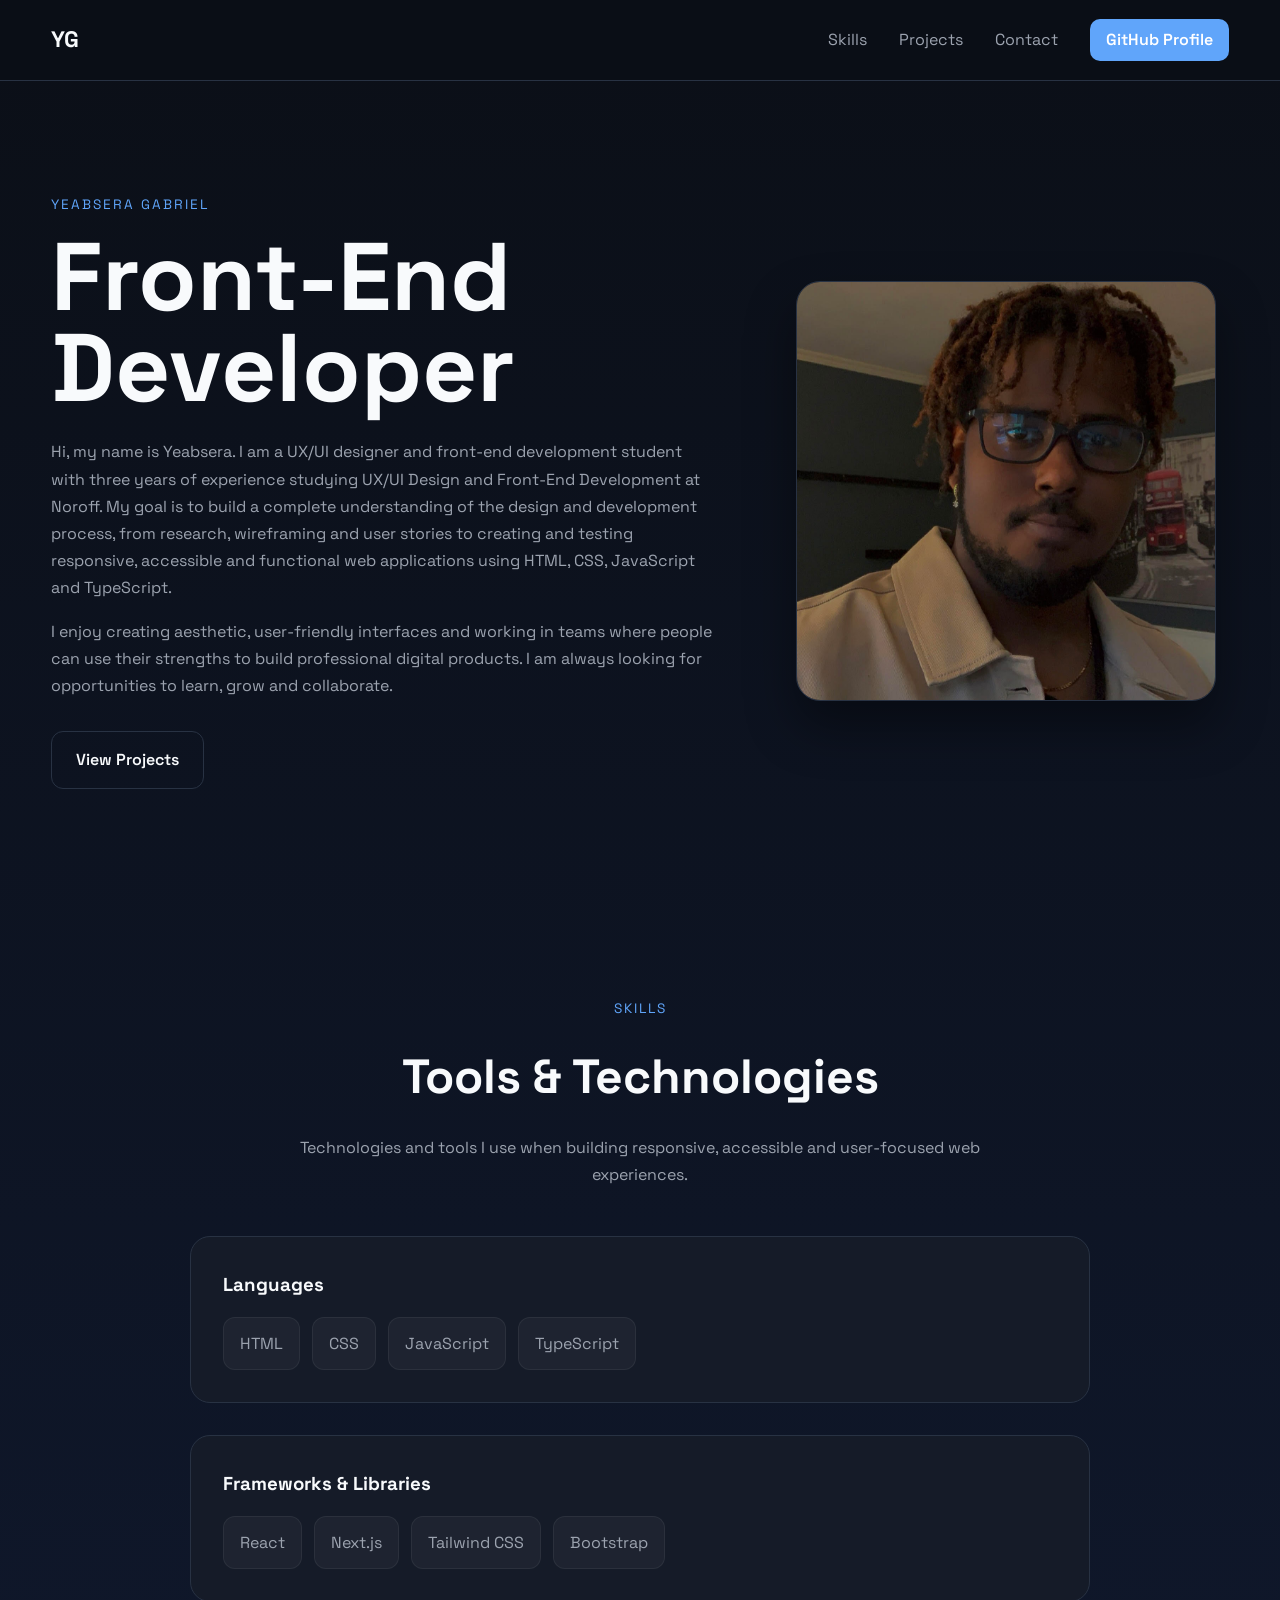
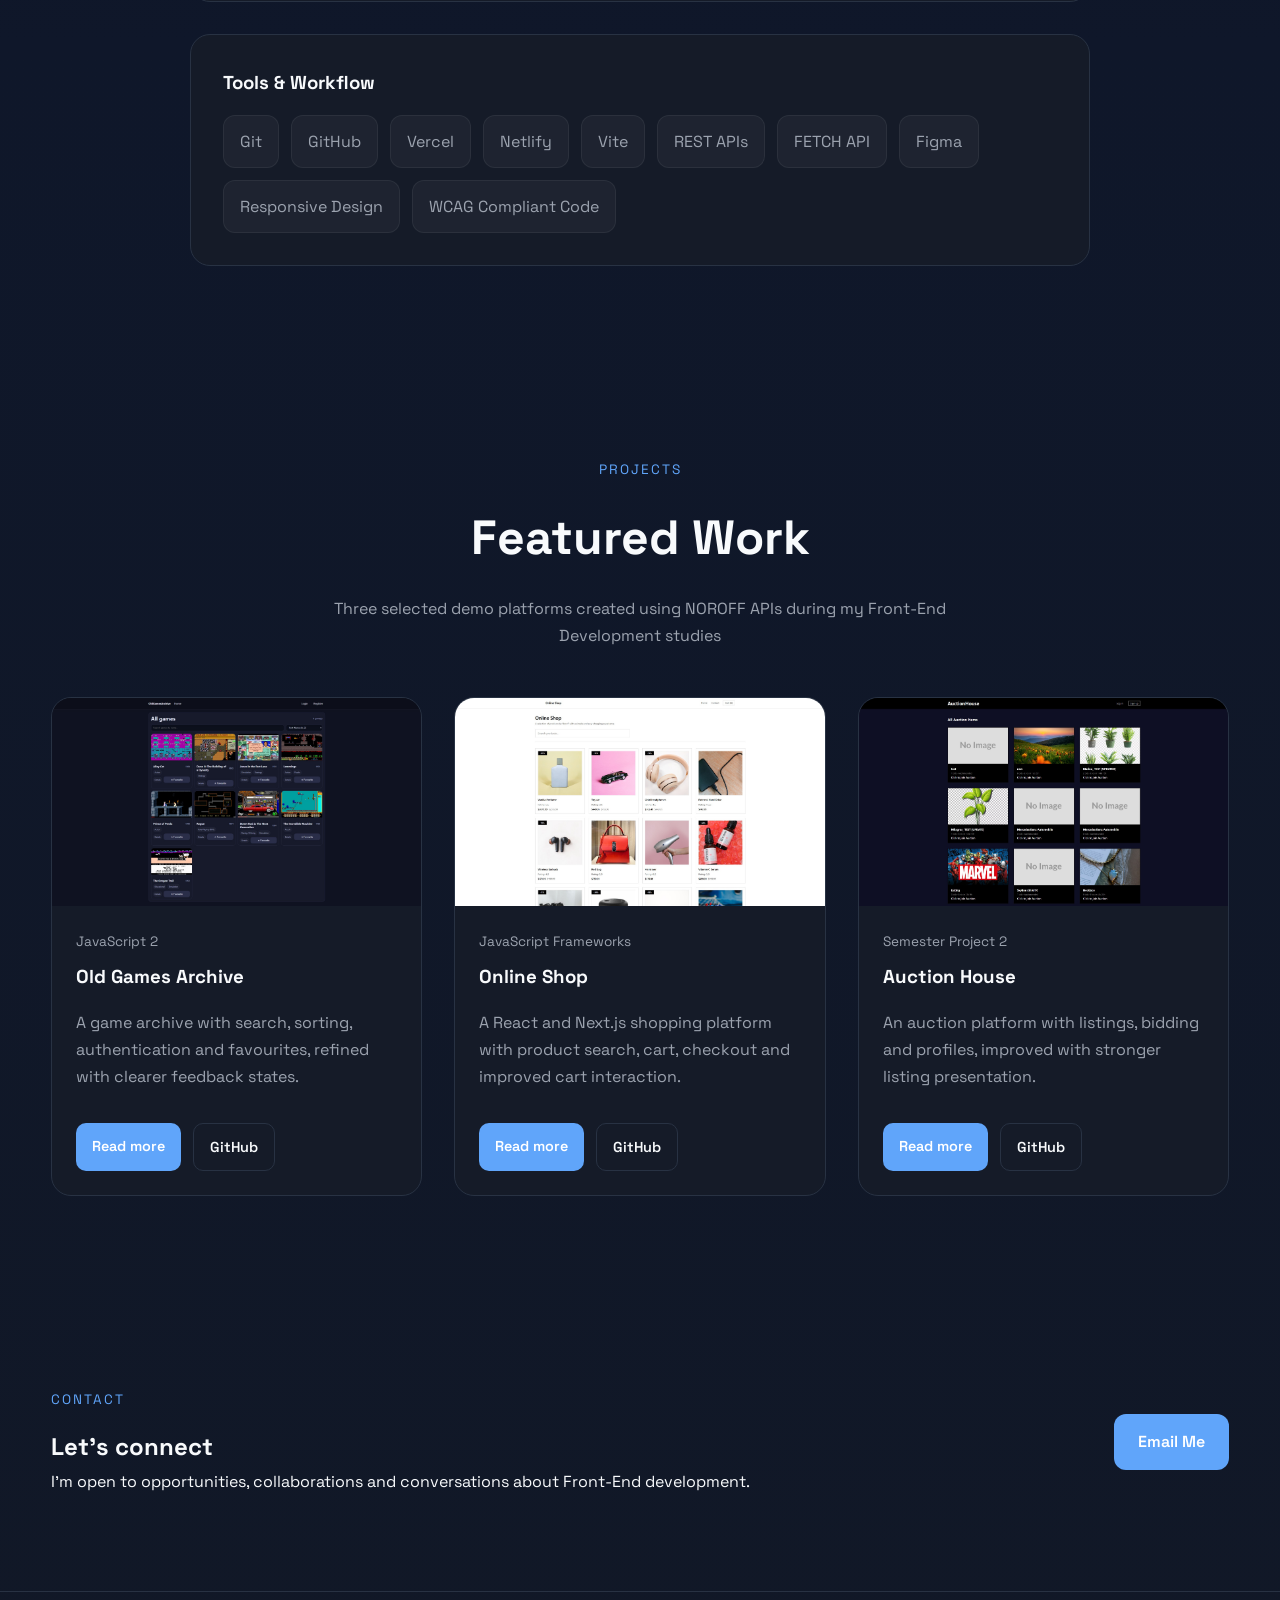
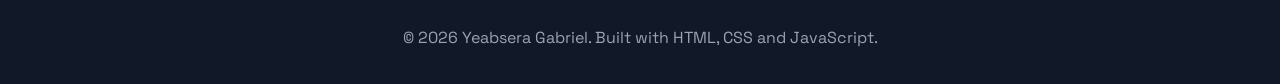
<file: index.html>
<!doctype html>
<html lang="en">
<head>
  <meta charset="UTF-8" />
  <meta name="viewport" content="width=device-width, initial-scale=1.0" />
  <meta name="description" content="Portfolio of Yeabsera Gabriel, Front-End Developer." />
  <title>Yeabsera Gabriel | Front-End Developer</title>

  <link rel="preconnect" href="https://fonts.googleapis.com" />
  <link rel="preconnect" href="https://fonts.gstatic.com" crossorigin />
  <link href="https://fonts.googleapis.com/css2?family=Space+Grotesk:wght@400;500;600;700&display=swap" rel="stylesheet" />

  <link rel="stylesheet" href="./css/styles.css" />
</head>

<body>
  <header class="site-header">
    <nav class="nav container">
      <a href="./index.html" class="logo" aria-label="Go to homepage">YG</a>

      <div class="nav-links" aria-label="Main navigation">
       <a href="#skills">Skills</a>
       <a href="#projects">Projects</a>
       <a href="#contact">Contact</a>

       <a
          href="https://github.com/YeabseraG"
          target="_blank"
          rel="noopener"
          class="github-nav-btn"
        >
          GitHub Profile
       </a>
      </div>
    </nav>
  </header>

  <main>
    <section class="hero container">
      <div class="hero-content">
        <p class="eyebrow">Yeabsera Gabriel</p>
        <h1>Front-End Developer</h1>

        <p class="hero-text">
          Hi, my name is Yeabsera. I am a UX/UI designer and front-end development student with three years of experience studying UX/UI Design and Front-End Development at Noroff. My goal is to build a complete understanding of the design and development process, from research, wireframing and user stories to creating and testing responsive, accessible and functional web applications using HTML, CSS, JavaScript and TypeScript.
        </p>

        <p class="hero-text">
          I enjoy creating aesthetic, user-friendly interfaces and working in teams where people can use their strengths to build professional digital products. I am always looking for opportunities to learn, grow and collaborate.
        </p>

        <div class="hero-actions">
          <a href="#projects" class="btn secondary">View Projects</a>
        </div>
      </div>

      <div class="hero-image-wrap">
        <img src="./assets/profile.jpg" alt="Portrait of Yeabsera Gabriel" class="hero-image" />
      </div>
    </section>

    <section id="skills" class="section container narrow-section">
      <div class="section-heading centered">
        <p class="eyebrow">Skills</p>
        <h2>Tools & Technologies</h2>
        <p>
          Technologies and tools I use when building responsive, accessible and user-focused web experiences.
        </p>
      </div>

      <div class="skills-categories">
        <div class="skill-category">
          <h3>Languages</h3>
          <div class="skill-list">
            <span>HTML</span>
            <span>CSS</span>
            <span>JavaScript</span>
            <span>TypeScript</span>
          </div>
        </div>

        <div class="skill-category">
          <h3>Frameworks & Libraries</h3>
          <div class="skill-list">
            <span>React</span>
            <span>Next.js</span>
            <span>Tailwind CSS</span>
            <span>Bootstrap</span>
          </div>
        </div>

        <div class="skill-category">
          <h3>Tools & Workflow</h3>
          <div class="skill-list">
            <span>Git</span>
            <span>GitHub</span>
            <span>Vercel</span>
            <span>Netlify</span>
            <span>Vite</span>
            <span>REST APIs</span>
            <span>FETCH API</span>
            <span>Figma</span>
            <span>Responsive Design</span>
            <span>WCAG Compliant Code</span>
          </div>
        </div>
      </div>
    </section>

    <section id="projects" class="section container">
      <div class="section-heading centered">
        <p class="eyebrow">Projects</p>
        <h2>Featured Work</h2>
        <p>
          Three selected demo platforms created using NOROFF APIs during my Front-End Development studies
        </p>
      </div>

      <div class="projects-grid">
        <article class="project-card">
          <img src="./assets/javascript-2.jpg" alt="Screenshot of OldGamesArchive" />
          <div class="project-card-content">
            <div>
              <p class="project-label">JavaScript 2</p>
              <h3>Old Games Archive</h3>
              <p>
                A game archive with search, sorting, authentication and favourites, refined with clearer feedback states.
              </p>
            </div>

            <div class="card-actions">
              <a href="./projects/javascript-2.html" class="small-btn primary-small">Read more</a>
              <a href="https://github.com/NoroffFEU/javascript-2-resit-1-YeabseraG" target="_blank" rel="noopener" class="small-btn secondary-small">GitHub</a>
            </div>
          </div>
        </article>

        <article class="project-card">
          <img src="./assets/javascript-frameworks.jpg" alt="Screenshot of Online Shop" />
          <div class="project-card-content">
            <div>
              <p class="project-label">JavaScript Frameworks</p>
              <h3>Online Shop</h3>
              <p>
                A React and Next.js shopping platform with product search, cart, checkout and improved cart interaction.
              </p>
            </div>

            <div class="card-actions">
              <a href="./projects/javascript-frameworks.html" class="small-btn primary-small">Read more</a>
              <a href="https://github.com/NoroffFEU/jsfw-2025-v1-yeabserag-js-frameworks/tree/main/online-shop" target="_blank" rel="noopener" class="small-btn secondary-small">GitHub</a>
            </div>
          </div>
        </article>

        <article class="project-card">
          <img src="./assets/semester-project-2.jpg" alt="Screenshot of AuctionHouse" />
          <div class="project-card-content">
            <div>
              <p class="project-label">Semester Project 2</p>
              <h3>Auction House</h3>
              <p>
                An auction platform with listings, bidding and profiles, improved with stronger listing presentation.
              </p>
            </div>

            <div class="card-actions">
              <a href="./projects/semester-project-2.html" class="small-btn primary-small">Read more</a>
              <a href="https://github.com/YeabseraG/FED2_SP2_Yeabsera_G" target="_blank" rel="noopener" class="small-btn secondary-small">GitHub</a>
            </div>
          </div>
        </article>
      </div>
    </section>

    <section id="contact" class="section container contact-section">
      <div>
        <p class="eyebrow">Contact</p>
        <h2>Let’s connect</h2>
        <p>
          I’m open to opportunities, collaborations and conversations about Front-End development.
        </p>
      </div>

      <a href="mailto:yeabsera.gabriel@gmail.com" class="btn primary">Email Me</a>
    </section>
  </main>

  <footer class="footer">
    <p>© 2026 Yeabsera Gabriel. Built with HTML, CSS and JavaScript.</p>
  </footer>

</body>
</html>
</file>
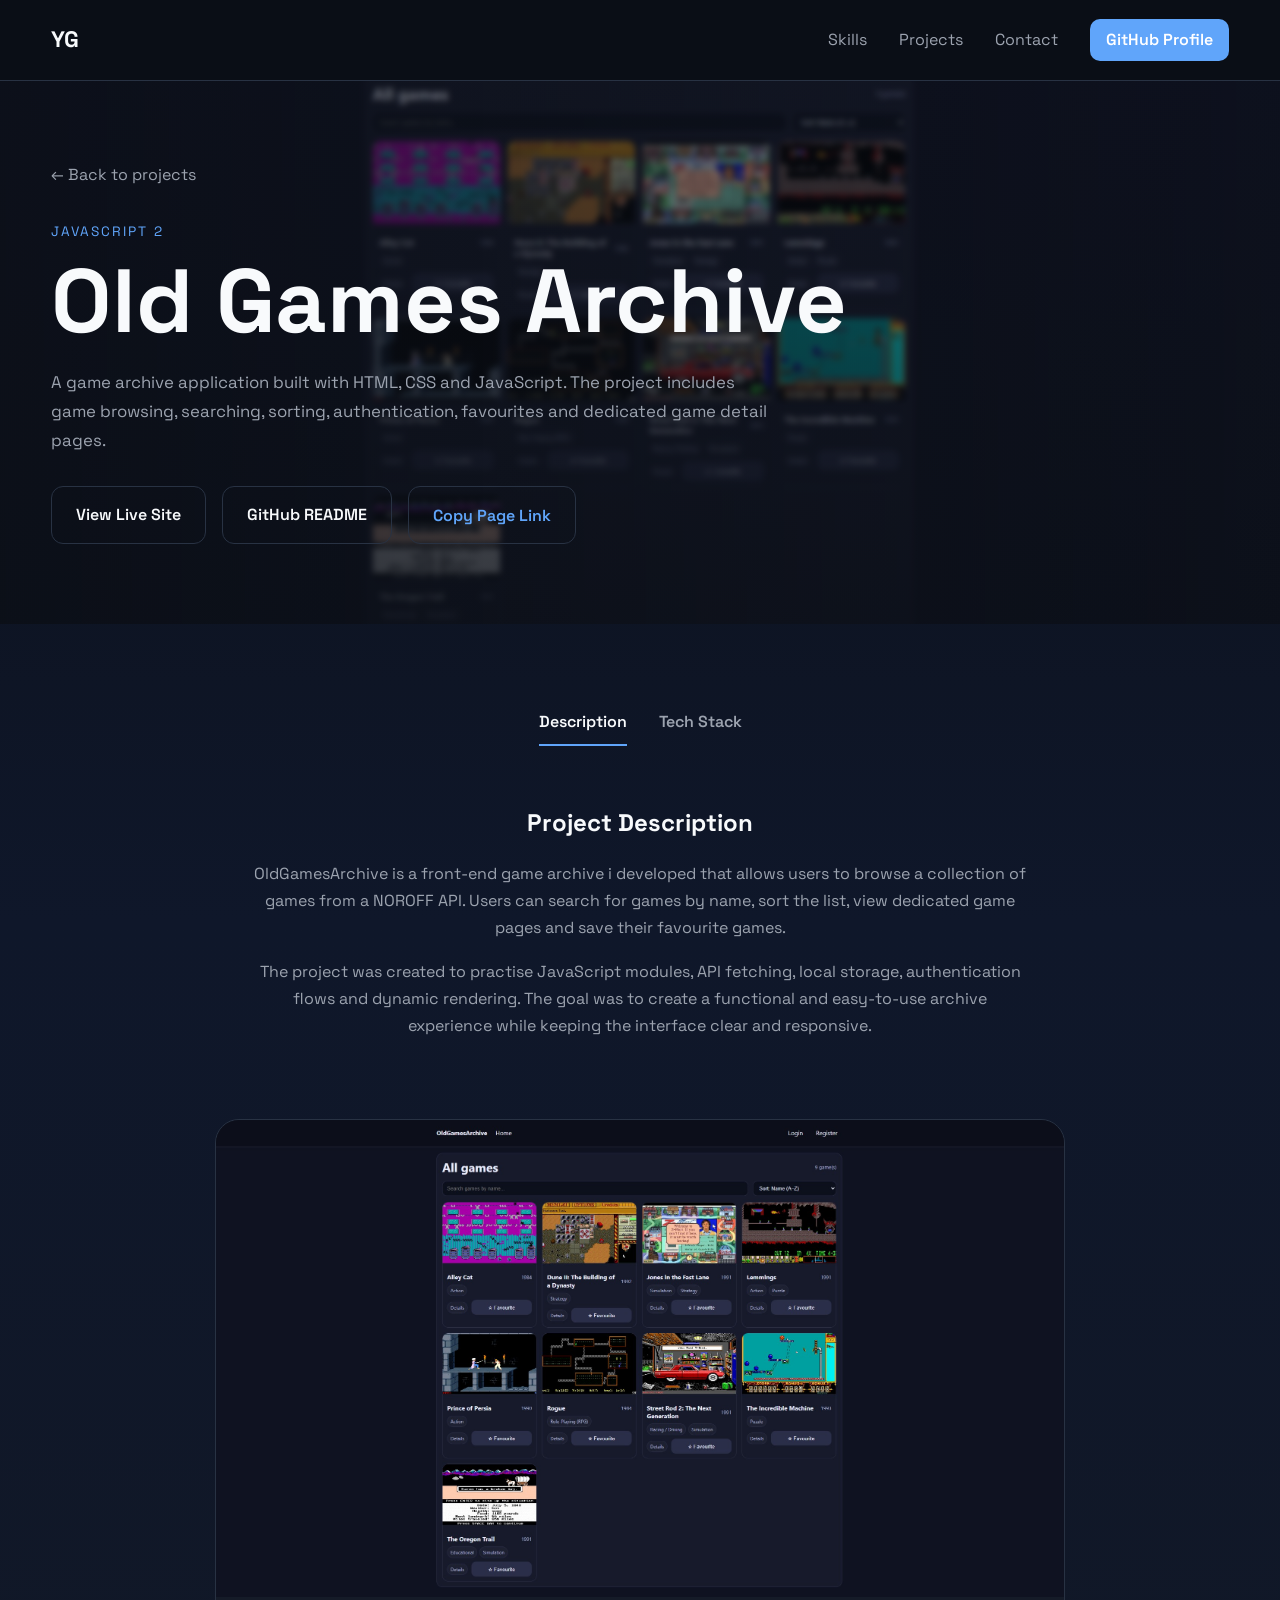
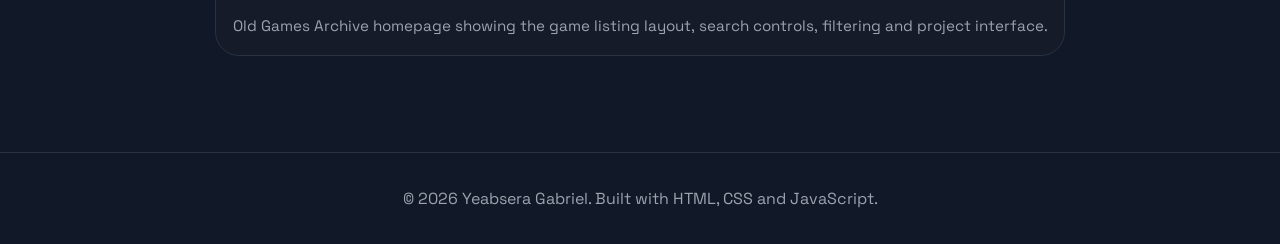
<file: projects/javascript-2.html>
<!doctype html>
<html lang="en">
<head>
  <meta charset="UTF-8" />
  <meta name="viewport" content="width=device-width, initial-scale=1.0" />
  <meta name="description" content="JavaScript 2 project article for OldGamesArchive." />
  <title>OldGamesArchive | Yeabsera Gabriel</title>

  <link rel="preconnect" href="https://fonts.googleapis.com" />
  <link rel="preconnect" href="https://fonts.gstatic.com" crossorigin />
  <link href="https://fonts.googleapis.com/css2?family=Space+Grotesk:wght@400;500;600;700&display=swap" rel="stylesheet" />

  <link rel="stylesheet" href="../css/styles.css" />
  <link rel="stylesheet" href="../css/projects.css" />
</head>

<body>
  <header class="site-header">
    <nav class="nav container">
      <a href="../index.html" class="logo">YG</a>

      <div class="nav-links">
        <a href="../index.html#skills">Skills</a>
        <a href="../index.html#projects">Projects</a>
        <a href="../index.html#contact">Contact</a>
        <a href="https://github.com/YeabseraG" target="_blank" rel="noopener" class="github-nav-btn">
          GitHub Profile
        </a>
      </div>
    </nav>
  </header>

  <main>
    <section
      class="project-hero project-hero-bg"
      style="--project-bg: url('../assets/javascript-2.jpg');"
    >
      <div class="project-overlay"></div>

      <div class="container project-hero-content">
        <a href="../index.html#projects" class="back-link">← Back to projects</a>

        <p class="eyebrow">JavaScript 2</p>
        <h1>Old Games Archive</h1>

        <p class="project-intro">
          A game archive application built with HTML, CSS and JavaScript. The project includes game browsing,
          searching, sorting, authentication, favourites and dedicated game detail pages.
        </p>

        <div class="project-actions">
          <a href="https://norofffeu.github.io/javascript-2-resit-1-YeabseraG/" target="_blank" rel="noopener" class="btn secondary">
            View Live Site
          </a>
          <a href="https://github.com/NoroffFEU/javascript-2-resit-1-YeabseraG" target="_blank" rel="noopener" class="btn secondary">
            GitHub README
          </a>
          <button class="btn secondary copy-link" type="button">Copy Page Link</button>
        </div>
      </div>
    </section>

    <section class="project-details container">
      <div class="tabs" role="tablist" aria-label="Project information tabs">
        <button class="tab-button active" type="button" data-tab="description">Description</button>
        <button class="tab-button" type="button" data-tab="stack">Tech Stack</button>
      </div>

      <article class="tab-panel active" id="description">
        <h2>Project Description</h2>
        <p>
          OldGamesArchive is a front-end game archive i developed that allows users to browse a collection of games from a NOROFF API.
          Users can search for games by name, sort the list, view dedicated game pages and save their favourite games.
        </p>

        <p>
          The project was created to practise JavaScript modules, API fetching, local storage, authentication flows
          and dynamic rendering. The goal was to create a functional and easy-to-use archive experience while keeping
          the interface clear and responsive.
        </p>

        <figure class="article-image">
          <img src="../assets/javascript-2.jpg" alt="OldGamesArchive homepage screenshot" />
            <figcaption>
              Old Games Archive homepage showing the game listing layout, search controls, filtering and project interface.
            </figcaption>
        </figure>

      </article>

      <article class="tab-panel" id="stack">
        <h2>Technology Used</h2>
        <div class="tech-list">
          <span>HTML</span>
          <span>CSS</span>
          <span>JavaScript</span>
          <span>ES Modules</span>
          <span>REST API</span>
          <span>Local Storage</span>
          <span>GitHub Pages</span>
        </div>
      </article>
    </section>
  </main>

  <footer class="footer">
    <p>© 2026 Yeabsera Gabriel. Built with HTML, CSS and JavaScript.</p>
  </footer>

  <script src="../js/tabs.js"></script>
</body>
</html>
</file>
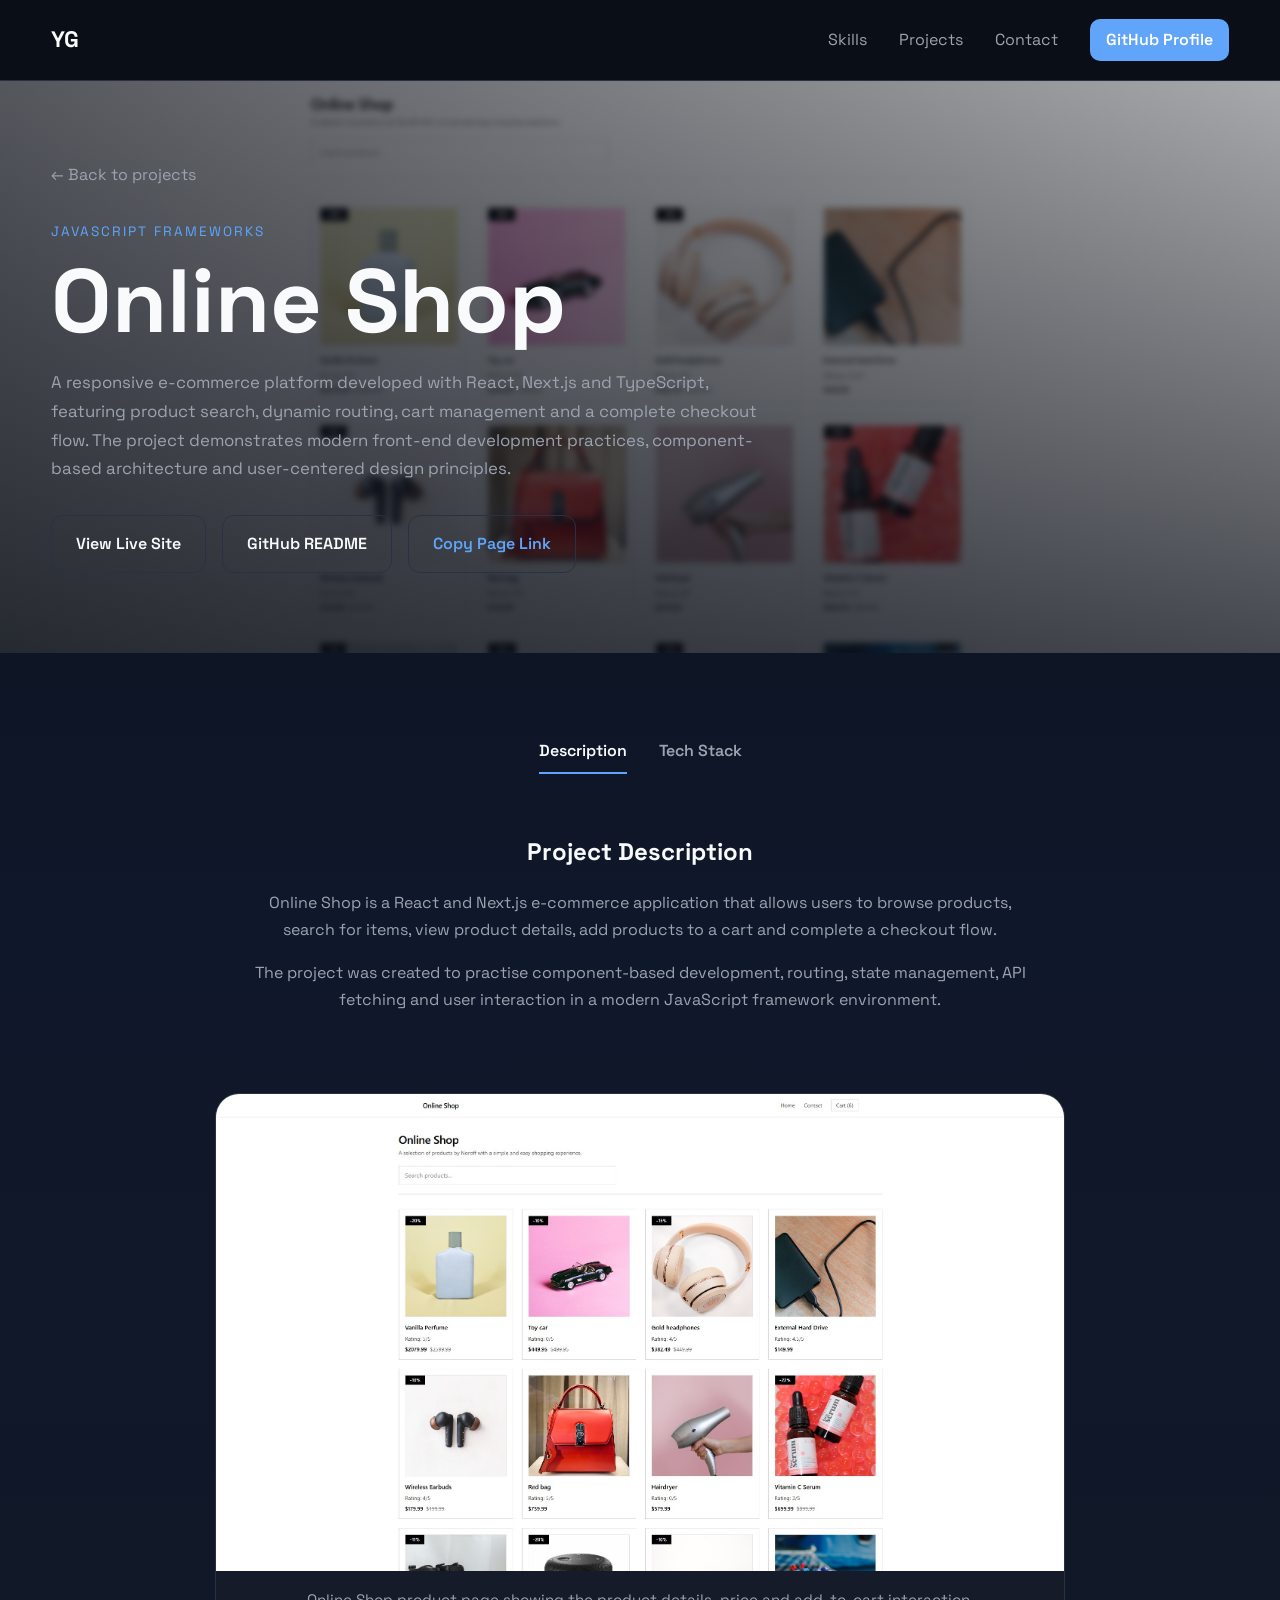
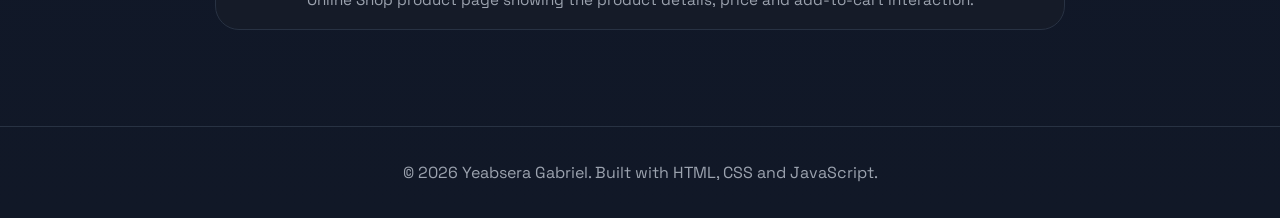
<file: projects/javascript-frameworks.html>
<!doctype html>
<html lang="en">
<head>
  <meta charset="UTF-8" />
  <meta name="viewport" content="width=device-width, initial-scale=1.0" />
  <meta name="description" content="JavaScript 2 project article for OldGamesArchive." />
  <title>Online Shop | Yeabsera Gabriel</title>

  <link rel="preconnect" href="https://fonts.googleapis.com" />
  <link rel="preconnect" href="https://fonts.gstatic.com" crossorigin />
  <link href="https://fonts.googleapis.com/css2?family=Space+Grotesk:wght@400;500;600;700&display=swap" rel="stylesheet" />

  <link rel="stylesheet" href="../css/styles.css" />
  <link rel="stylesheet" href="../css/projects.css" />
</head>

<body>
  <header class="site-header">
    <nav class="nav container">
      <a href="../index.html" class="logo">YG</a>

      <div class="nav-links">
        <a href="../index.html#skills">Skills</a>
        <a href="../index.html#projects">Projects</a>
        <a href="../index.html#contact">Contact</a>
        <a href="https://github.com/YeabseraG" target="_blank" rel="noopener" class="github-nav-btn">
          GitHub Profile
        </a>
      </div>
    </nav>
  </header>

  <main>
    <section
      class="project-hero project-hero-bg"
      style="--project-bg: url('../assets/javascript-frameworks.jpg');"
    >
      <div class="project-overlay"></div>

      <div class="container project-hero-content">
        <a href="../index.html#projects" class="back-link">← Back to projects</a>

        <p class="eyebrow">JavaScript Frameworks</p>
        <h1>Online Shop</h1>

        <p class="project-intro">
          A responsive e-commerce platform developed with React, Next.js and TypeScript, featuring product search, dynamic routing, cart management and a complete checkout flow. The project demonstrates modern front-end development practices, component-based architecture and user-centered design principles.
        </p>

        <div class="project-actions">
          <a href="https://jsfw-2025-v1-yeabserag-js-framework.vercel.app/" target="_blank" rel="noopener" class="btn secondary">
            View Live Site
          </a>
          <a href="https://github.com/NoroffFEU/jsfw-2025-v1-yeabserag-js-frameworks/tree/main/online-shop" target="_blank" rel="noopener" class="btn secondary">
            GitHub README
          </a>
          <button class="btn secondary copy-link" type="button">Copy Page Link</button>
        </div>
      </div>
    </section>

    <section class="project-details container">
      <div class="tabs" role="tablist" aria-label="Project information tabs">
        <button class="tab-button active" type="button" data-tab="description">Description</button>
        <button class="tab-button" type="button" data-tab="stack">Tech Stack</button>
      </div>

      <article class="tab-panel active" id="description">
        <h2>Project Description</h2>
        <p>
          Online Shop is a React and Next.js e-commerce application that allows users to browse products, search for items, view product details, add products to a cart and complete a checkout flow.
        </p>

        <p>
          The project was created to practise component-based development, routing, state management,
          API fetching and user interaction in a modern JavaScript framework environment.
        </p>

        <figure class="article-image">
          <img src="../assets/javascript-frameworks.jpg" alt="OldGamesArchive homepage screenshot" />
            <figcaption>
              Online Shop product page showing the product details, price and add-to-cart interaction.
            </figcaption>
        </figure>

      </article>

      <article class="tab-panel" id="stack">
        <h2>Technology Used</h2>
        <div class="tech-list">
          <span>React</span>
          <span>Next.js</span>
          <span>TypeScript</span>
          <span>Tailwind CSS</span>
          <span>REST API</span>
          <span>Context API</span>
          <span>Vercel</span>
        </div>
      </article>
    </section>
  </main>

  <footer class="footer">
    <p>© 2026 Yeabsera Gabriel. Built with HTML, CSS and JavaScript.</p>
  </footer>

  <script src="../js/tabs.js"></script>
</body>
</html>
</file>
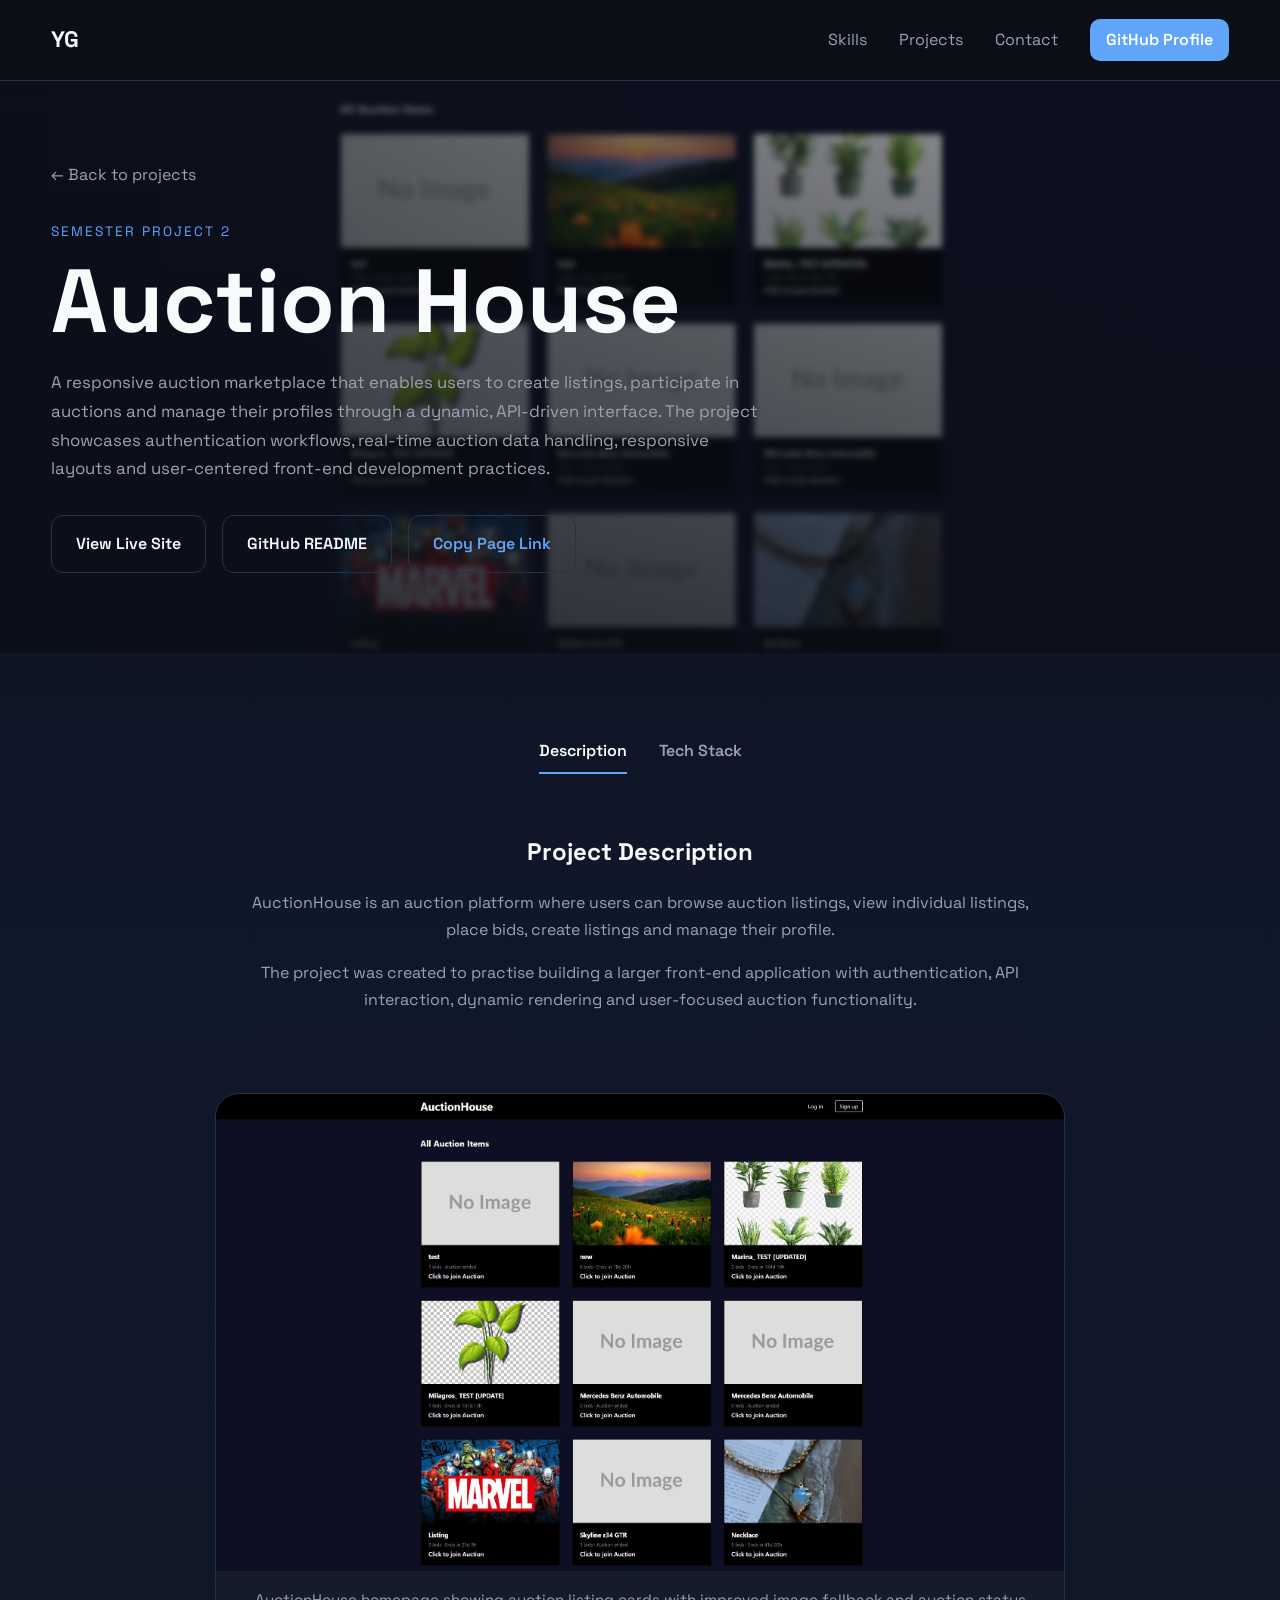
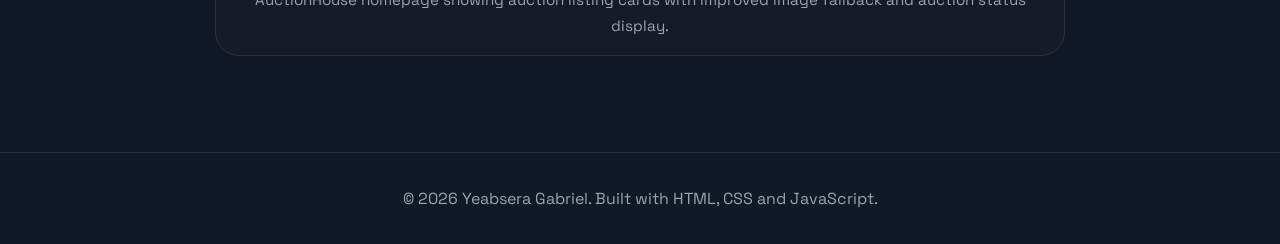
<file: projects/semester-project-2.html>
<!doctype html>
<html lang="en">
<head>
  <meta charset="UTF-8" />
  <meta name="viewport" content="width=device-width, initial-scale=1.0" />
  <meta name="description" content="JavaScript 2 project article for OldGamesArchive." />
  <title>Auction House | Yeabsera Gabriel</title>

  <link rel="preconnect" href="https://fonts.googleapis.com" />
  <link rel="preconnect" href="https://fonts.gstatic.com" crossorigin />
  <link href="https://fonts.googleapis.com/css2?family=Space+Grotesk:wght@400;500;600;700&display=swap" rel="stylesheet" />

  <link rel="stylesheet" href="../css/styles.css" />
  <link rel="stylesheet" href="../css/projects.css" />
</head>

<body>
  <header class="site-header">
    <nav class="nav container">
      <a href="../index.html" class="logo">YG</a>

      <div class="nav-links">
        <a href="../index.html#skills">Skills</a>
        <a href="../index.html#projects">Projects</a>
        <a href="../index.html#contact">Contact</a>
        <a href="https://github.com/YeabseraG" target="_blank" rel="noopener" class="github-nav-btn">
          GitHub Profile
        </a>
      </div>
    </nav>
  </header>

  <main>
    <section
      class="project-hero project-hero-bg"
      style="--project-bg: url('../assets/semester-project-2.jpg');"
    >
      <div class="project-overlay"></div>

      <div class="container project-hero-content">
        <a href="../index.html#projects" class="back-link">← Back to projects</a>

        <p class="eyebrow">Semester Project 2</p>
        <h1>Auction House</h1>

        <p class="project-intro">
          A responsive auction marketplace that enables users to create listings, participate in auctions and manage their profiles through a dynamic, API-driven interface. The project showcases authentication workflows, real-time auction data handling, responsive layouts and user-centered front-end development practices.
        </p>

        <div class="project-actions">
          <a href="https://yeabserag.github.io/FED2_SP2_Yeabsera_G/" target="_blank" rel="noopener" class="btn secondary">
            View Live Site
          </a>
          <a href="https://github.com/YeabseraG/FED2_SP2_Yeabsera_G" target="_blank" rel="noopener" class="btn secondary">
            GitHub README
          </a>
          <button class="btn secondary copy-link" type="button">Copy Page Link</button>
        </div>
      </div>
    </section>

    <section class="project-details container">
      <div class="tabs" role="tablist" aria-label="Project information tabs">
        <button class="tab-button active" type="button" data-tab="description">Description</button>
        <button class="tab-button" type="button" data-tab="stack">Tech Stack</button>
      </div>

      <article class="tab-panel active" id="description">
        <h2>Project Description</h2>
        <p>
          AuctionHouse is an auction platform where users can browse auction listings, view individual listings, place bids, create listings and manage their profile.
        </p>

        <p>
           The project was created to practise building a larger front-end application with authentication,
           API interaction, dynamic rendering and user-focused auction functionality.
        </p>

        <figure class="article-image">
          <img src="../assets/semester-project-2.jpg" alt="OldGamesArchive homepage screenshot" />
            <figcaption>
              AuctionHouse homepage showing auction listing cards with improved image fallback and auction status display.
            </figcaption>
        </figure>

      </article>

      <article class="tab-panel" id="stack">
        <h2>Technology Used</h2>
        <div class="tech-list">
          <span>HTML</span>
          <span>CSS</span>
          <span>JavaScript</span>
          <span>REST API</span>
          <span>Authentication</span>
          <span>Local Storage</span>
          <span>GitHub Pages</span>
        </div>
      </article>
    </section>
  </main>

  <footer class="footer">
    <p>© 2026 Yeabsera Gabriel. Built with HTML, CSS and JavaScript.</p>
  </footer>

  <script src="../js/tabs.js"></script>
</body>
</html>
</file>
<file: css/styles.css>
:root {
  --bg: #0b0f17;
  --bg-secondary: #111827;
  --card: #151b28;
  --border: #283243;
  --text: #f8fafc;
  --text-secondary: #9ca3af;
  --accent: #60a5fa;
  --accent-hover: #3b82f6;
  --container: 1200px;
}

* {
  margin: 0;
  padding: 0;
  box-sizing: border-box;
}

html {
  scroll-behavior: smooth;
}

body {
  background: linear-gradient(
    180deg,
    #0b0f17 0%,
    #0f172a 50%,
    #111827 100%
  );

  color: var(--text);
  font-family: "Space Grotesk", sans-serif;
  line-height: 1.7;
}

img {
  display: block;
  width: 100%;
}


a {
  text-decoration: none;
  color: inherit;
}

.container {
  width: min(92%, var(--container));
  margin: 0 auto;
}

.narrow-section {
  max-width: 900px;
}



/* NAVIgation Section */

.site-header {
  position: sticky;
  top: 0;
  z-index: 1000;
  backdrop-filter: blur(12px);
  background: rgba(11, 15, 23, 0.85);
  border-bottom: 1px solid var(--border);
}

.nav {
  min-height: 80px;

  display: flex;
  justify-content: space-between;
  align-items: center;
}

.logo {
  font-weight: 700;
  font-size: 1.4rem;
}

.nav-links {
  display: flex;
  align-items: center;
  gap: 2rem;
}

.nav-links a {
  color: var(--text-secondary);
  transition: 0.3s ease;
}

.nav-links a:hover {
  color: var(--text);
}

.github-nav-btn {
  background: var(--accent);
  color: white !important;
  padding: 0.8rem 1rem;
  border-radius: 10px;
  font-weight: 600;
  line-height: 1;
  display: inline-flex;
  align-items: center;
  justify-content: center;
}

.github-nav-btn:hover {
  background: var(--accent-hover);
  transform: translateY(-2px);
}



/* HERO / BANNER section (AI assisted solution for Profile Picture placement and spacing for a cleaner result) */

.hero {
  min-height: calc(100vh - 80px);

  display: grid;
  grid-template-columns: 1.2fr 0.8fr;
  gap: 4rem;

  align-items: center;

  padding: 4rem 0;
}


.eyebrow {
  color: var(--accent);
  text-transform: uppercase;
  letter-spacing: 2px;
  font-size: 0.85rem;
  margin-bottom: 1rem;
}

.hero h1 {
  font-size: clamp(3.5rem, 8vw, 6rem);
  line-height: 0.95;
  margin-bottom: 1.5rem;
}

.hero-text {
  max-width: 700px;
  color: var(--text-secondary);
  margin-bottom: 1rem;
}

.hero-actions {
  display: flex;
  gap: 1rem;
  margin-top: 2rem;
}

.hero-image-wrap {
  display: flex;
  justify-content: center;
}

.hero-image {
  width: min(100%, 420px);
  aspect-ratio: 1 / 1;
  object-fit: cover;
  border-radius: 24px;
  border: 1px solid var(--border);
  box-shadow: 0 25px 50px rgba(0, 0, 0, 0.4);
}




/* BUTTONS */

.btn {
  padding: 0.9rem 1.5rem;
  border-radius: 12px;
  font-weight: 600;
  transition: 0.3s ease;
  display: inline-flex;
  align-items: center;
  justify-content: center;
}

.primary {
  background: var(--accent);
  color: white;
}


.primary:hover {
  background: var(--accent-hover);
}

.secondary {
  border: 1px solid var(--border);
}

.secondary:hover {
  background: var(--card);
}




/* OTHER HOMEPAGE SECTIONS */

.section {
  padding: 6rem 0;
}

.section-heading {
  margin-bottom: 3rem;
}


.centered {
  text-align: center;
}

.section-heading h2 {
  font-size: clamp(2rem, 4vw, 3rem);
  margin-bottom: 1rem;
}


.section-heading p:last-child {
  color: var(--text-secondary);
  max-width: 700px;
  margin: 0 auto;
}




/* TOOLS & SKILLS */

.skills-categories {
  display: flex;
  flex-direction: column;
  gap: 2rem;
}

.skill-category {
  background: var(--card);
  border: 1px solid var(--border);
  border-radius: 20px;
  padding: 2rem;
}

.skill-category h3 {
  margin-bottom: 1rem;
  color: var(--text);
}


.skill-list {
  display: flex;
  flex-wrap: wrap;
  gap: 0.75rem;
}

.skill-list span {
  padding: 0.75rem 1rem;
  border-radius: 12px;
  background: rgba(255, 255, 255, 0.04);
  border: 1px solid rgba(255, 255, 255, 0.06);
  color: var(--text-secondary);
  transition: 0.3s ease;
}

.skill-list span:hover {
  color: var(--text);
  transform: translateY(-2px);
}




/* PROJECT CARDS */

.projects-grid {
  display: grid;
  grid-template-columns: repeat(3, 1fr);
  gap: 2rem;
}

.project-card {
  background: var(--card);

  border: 1px solid var(--border);

  border-radius: 20px;

  overflow: hidden;

  display: flex;
  flex-direction: column;

  transition: 0.3s ease;
}

.project-card:hover {
  transform: translateY(-8px);
}

.project-card img {
  aspect-ratio: 16 / 9;
  object-fit: cover;
}

.project-card-content {
  padding: 1.5rem;

  display: flex;
  flex-direction: column;
  justify-content: space-between;

  flex: 1;
}

.project-label {
  color: var(--accent);
  font-size: 0.85rem;
  margin-bottom: 0.5rem;
}


.project-card h3 {
  margin-bottom: 1rem;
}

.project-card p {
  color: var(--text-secondary);
}


.card-actions {
  display: flex;
  gap: 0.75rem;

  margin-top: 2rem;
}

.small-btn {
  padding: 0.7rem 1rem;

  border-radius: 10px;

  font-size: 0.9rem;
  font-weight: 600;

  transition: 0.3s ease;
}


.primary-small {
  background: var(--accent);
  color: white;
}

.primary-small:hover {
  background: var(--accent-hover);
}

.secondary-small {
  border: 1px solid var(--border);
}

.secondary-small:hover {
  background: rgba(255, 255, 255, 0.05);
}




/* CONTACT ME (maybe ill make it a form later) */

.contact-section {
  display: flex;
  justify-content: space-between;
  align-items: center;

  gap: 2rem;
}




/* FOOTER */

.footer {
  text-align: center;

  padding: 2rem;

  color: var(--text-secondary);

  border-top: 1px solid var(--border);
}




/* MOBILE RRESPONSIVENESS */

@media (max-width: 1000px) {
  .projects-grid {
    grid-template-columns: 1fr;
  }

  .hero {
    grid-template-columns: 1fr;
    text-align: center;
  }

  .hero-actions {
    justify-content: center;
  }

  .hero-image {
    max-width: 350px;
  }

  .contact-section {
    flex-direction: column;
    text-align: center;
  }
}

@media (max-width: 700px) {
  .nav {
    flex-direction: column;
    gap: 1rem;
    padding: 1rem 0;
  }

  .nav-links {
    flex-wrap: wrap;
    justify-content: center;
  }

  .hero h1 {
    font-size: 3rem;
  }
}
</file>
<file: css/projects.css>
.project-hero {
  position: relative;
  min-height: 52vh;
  display: flex;
  align-items: center;
  overflow: hidden;
}

 /* PROJECT DETAILS HERO SECTION (AI assisted solution for custom background image opacity and blur) */

.project-hero-bg::before {
  content: "";
  position: absolute;
  inset: 0;
  background-image: var(--project-bg);
  background-size: cover;
  background-position: center;
  filter: blur(3px);
  transform: scale(1.02);
  opacity: 0.9;
}

.project-overlay {
  position: absolute;
  inset: 0;
  background:
    linear-gradient(
      90deg,
      rgba(11, 15, 23, 0.65),
      rgba(11, 15, 23, 0.25)
    ),
    linear-gradient(
      180deg,
      rgba(11, 15, 23, 0.05),
      rgba(11, 15, 23, 0.65)
    );
}

.project-hero-content {
  position: relative;
  z-index: 1;
  padding: 5rem 0;
}

.back-link {
  display: inline-block;
  color: var(--text-secondary);
  margin-bottom: 2rem;
  transition: 0.3s ease;
}

.back-link:hover {
  color: var(--text);
}

.project-hero h1 {
  font-size: clamp(3rem, 7vw, 6rem);
  line-height: 0.95;
  margin-bottom: 1.5rem;
}

.project-intro {
  color: var(--text-secondary);
  max-width: 720px;
  font-size: 1.05rem;
}

.project-actions {
  display: flex;
  flex-wrap: wrap;
  gap: 1rem;
  margin-top: 2rem;
  justify-content: flex-start;
}

.project-details {
  padding: 5rem 0 6rem;
  text-align: center;
  max-width: 900px;
}

.copy-link {
  appearance: none;
  -webkit-appearance: none;

  background: transparent;
  color: #60a5fa;

  border: 1px solid var(--border);

  font-family: inherit;
  font-size: inherit;
  font-weight: 600;

  cursor: pointer;
}


/* TAB STYLING (AI assisted solution tab styling for spacing, hover state and active underline) */


.tabs {
  display: flex;
  justify-content: center;
  gap: 2rem;
  margin-bottom: 2.5rem;
}

.tab-button {
  background: transparent;
  color: var(--text-secondary);
  border: none;
  padding: 0.25rem 0;
  font: inherit;
  font-weight: 600;
  cursor: pointer;
  position: relative;
  transition: 0.3s ease;
}

.tab-button::after {
  content: "";
  position: absolute;
  left: 0;
  bottom: -0.4rem;
  width: 100%;
  height: 2px;
  background: var(--accent);
  transform: scaleX(0);
  transform-origin: center;
  transition: 0.3s ease;
}

.tab-button:hover,
.tab-button.active {
  color: var(--text);
}

.tab-button.active::after {
  transform: scaleX(1);
}

.tab-panel {
  display: none;
  background: transparent;
  border: none;
  border-radius: 0;
  padding: 0;
}

.tab-panel.active {
  display: block;
  margin-top: 4rem;
}

.tab-panel h2,
.tab-panel h3 {
  margin-bottom: 1rem;
}

.tab-panel h3 {
  margin-top: 2rem;
}

.tab-panel p {
  color: var(--text-secondary);
  margin: 0 auto 1rem;
  max-width: 780px;
}

.article-image {
  max-width: 850px;
  margin: 5rem auto 0;
  border: 1px solid var(--border);
  border-radius: 24px;
  overflow: hidden;
  background: var(--card);
}

.article-image img {
  aspect-ratio: 16 / 9;
  object-fit: cover;
}

.article-image figcaption {
  padding: 1rem;
  color: var(--text-secondary);
  font-size: 0.95rem;
}

.tech-list {
  display: flex;
  flex-wrap: wrap;
  justify-content: center;
  gap: 1rem;
  max-width: 780px;
  margin: 0 auto;
}

.tech-list span {
  background: rgba(255, 255, 255, 0.04);
  color: var(--text-secondary);
  border: 1px solid var(--border);
  border-radius: 12px;
  padding: 0.8rem 1rem;
}

@media (max-width: 900px) {
  .project-hero {
    min-height: auto;
  }

  .project-hero-content {
    padding: 4rem 0;
  }

  .project-actions {
    flex-direction: column;
    align-items: stretch;
  }

  .project-actions .btn {
    width: 100%;
    justify-content: center;
    text-align: center;
  }

  .tabs {
    flex-direction: column;
    align-items: center;
  }

  .project-hero h1 {
    font-size: 3rem;
  }
}
</file>
